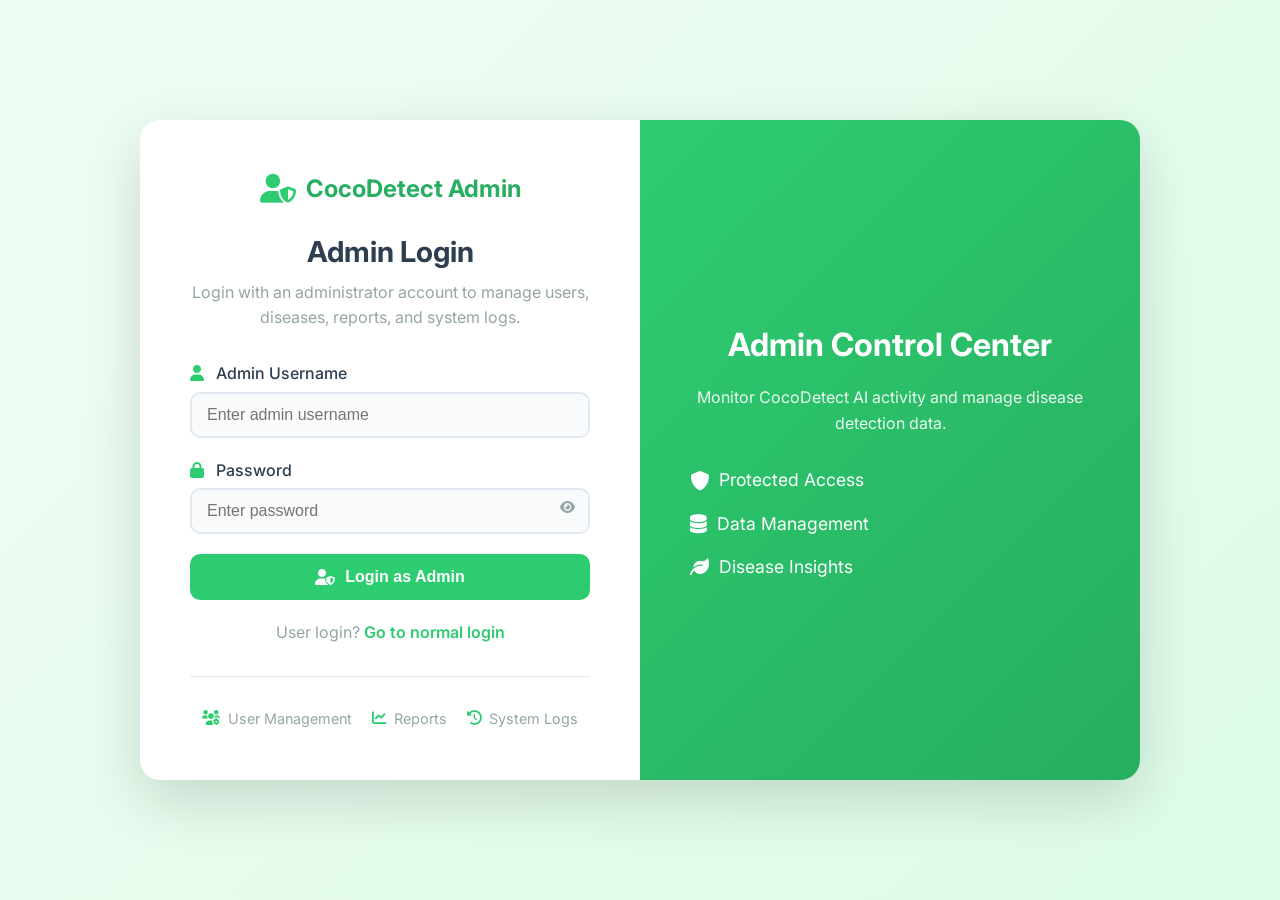
<file: frontend/admin-login.html>
<!DOCTYPE html>
<html lang="en">
<head>
    <meta charset="UTF-8">
    <meta name="viewport" content="width=device-width, initial-scale=1.0">
    <title>Admin Login - CocoDetect AI</title>
    <link rel="stylesheet" href="css/style.css">
    <link href="https://cdnjs.cloudflare.com/ajax/libs/font-awesome/6.0.0/css/all.min.css" rel="stylesheet">
    <link href="https://fonts.googleapis.com/css2?family=Inter:wght@300;400;500;600;700;800&display=swap" rel="stylesheet">
</head>
<body class="auth-page">
    <div class="auth-container">
        <div class="auth-card">
            <div class="auth-header">
                <div class="auth-logo">
                    <i class="fas fa-user-shield"></i>
                    <span>CocoDetect Admin</span>
                </div>
                <h2>Admin Login</h2>
                <p>Login with an administrator account to manage users, diseases, reports, and system logs.</p>
            </div>

            <form id="adminLoginForm" class="auth-form">
                <div class="form-group">
                    <label for="username">
                        <i class="fas fa-user"></i> Admin Username
                    </label>
                    <input type="text" id="username" placeholder="Enter admin username" required autocomplete="username">
                </div>

                <div class="form-group">
                    <label for="password">
                        <i class="fas fa-lock"></i> Password
                    </label>
                    <input type="password" id="password" placeholder="Enter password" required autocomplete="current-password">
                    <button type="button" class="password-toggle" onclick="togglePassword()">
                        <i class="fas fa-eye"></i>
                    </button>
                </div>

                <button type="submit" class="btn-submit">
                    <i class="fas fa-user-shield"></i> Login as Admin
                </button>

                <div id="loginError" class="error-message" style="display: none;"></div>

                <div class="auth-footer">
                    <p>User login? <a href="/login">Go to normal login</a></p>
                </div>
            </form>

            <div class="auth-features">
                <div class="auth-feature">
                    <i class="fas fa-users-cog"></i>
                    <span>User Management</span>
                </div>
                <div class="auth-feature">
                    <i class="fas fa-chart-line"></i>
                    <span>Reports</span>
                </div>
                <div class="auth-feature">
                    <i class="fas fa-history"></i>
                    <span>System Logs</span>
                </div>
            </div>
        </div>

        <div class="auth-image">
            <div class="auth-image-content">
                <h2>Admin Control Center</h2>
                <p>Monitor CocoDetect AI activity and manage disease detection data.</p>
                <div class="auth-image-stats">
                    <div><i class="fas fa-shield-alt"></i> Protected Access</div>
                    <div><i class="fas fa-database"></i> Data Management</div>
                    <div><i class="fas fa-leaf"></i> Disease Insights</div>
                </div>
            </div>
        </div>
    </div>

    <script>
        function togglePassword() {
            const passwordInput = document.getElementById('password');
            const toggleBtn = document.querySelector('.password-toggle i');

            if (passwordInput.type === 'password') {
                passwordInput.type = 'text';
                toggleBtn.classList.remove('fa-eye');
                toggleBtn.classList.add('fa-eye-slash');
            } else {
                passwordInput.type = 'password';
                toggleBtn.classList.remove('fa-eye-slash');
                toggleBtn.classList.add('fa-eye');
            }
        }

        document.getElementById('adminLoginForm').addEventListener('submit', async (e) => {
            e.preventDefault();

            const username = document.getElementById('username').value.trim();
            const password = document.getElementById('password').value;
            const errorDiv = document.getElementById('loginError');

            errorDiv.style.display = 'none';

            try {
                const response = await fetch('/api/admin/login', {
                    method: 'POST',
                    headers: { 'Content-Type': 'application/json' },
                    body: JSON.stringify({ username, password })
                });

                const data = await response.json();

                if (response.ok) {
                    localStorage.setItem('user', JSON.stringify(data));
                    window.location.href = '/admin';
                } else {
                    errorDiv.textContent = data.error || 'Admin login failed. Please try again.';
                    errorDiv.style.display = 'block';
                }
            } catch (error) {
                console.error('Admin login error:', error);
                errorDiv.textContent = 'Could not reach the server. Please start the Flask backend and try again.';
                errorDiv.style.display = 'block';
            }
        });
    </script>
</body>
</html>
</file>
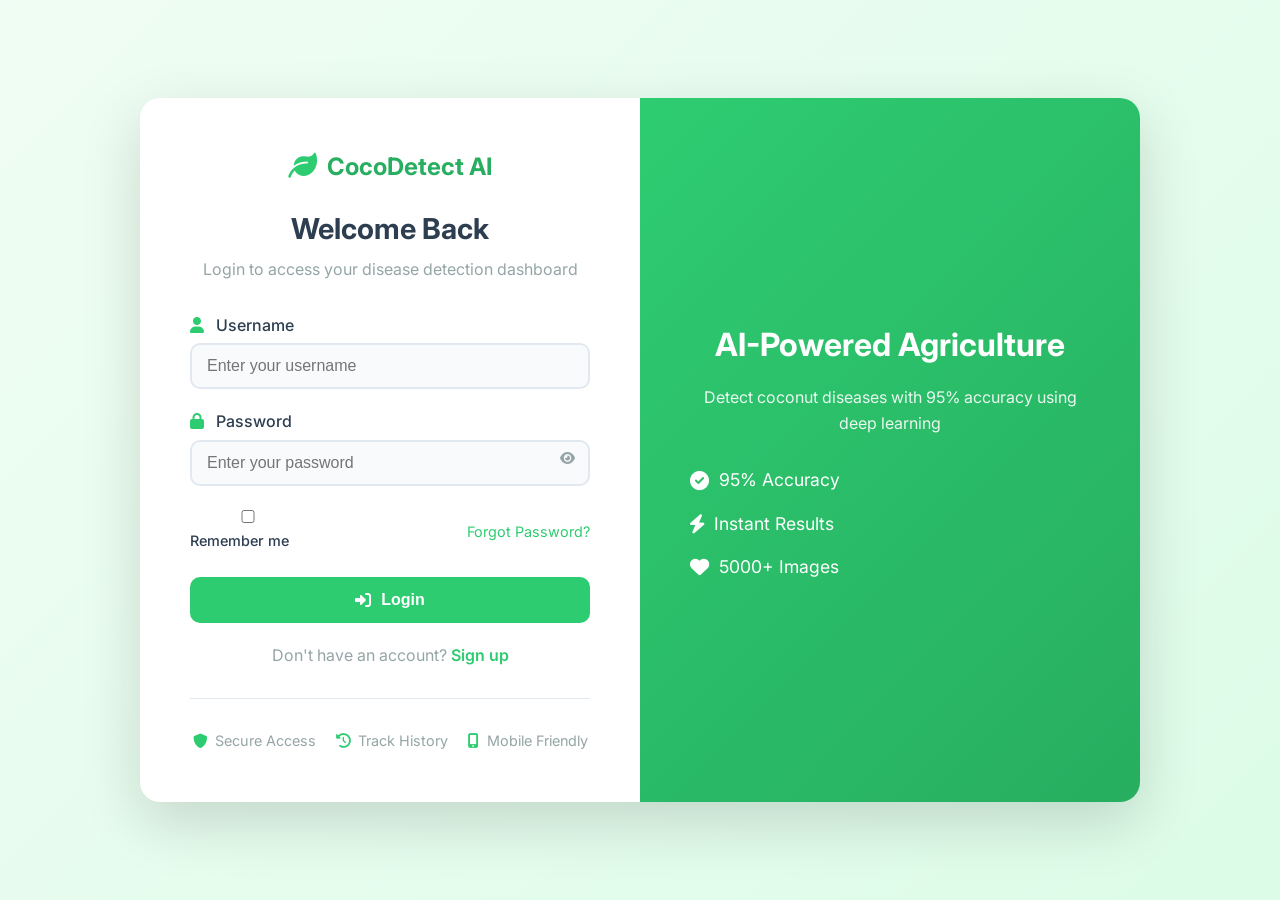
<file: frontend/login.html>
<!DOCTYPE html>
<html lang="en">
<head>
    <meta charset="UTF-8">
    <meta name="viewport" content="width=device-width, initial-scale=1.0">
    <title>Login - CocoDetect AI</title>
    <link rel="stylesheet" href="css/style.css">
    <link href="https://cdnjs.cloudflare.com/ajax/libs/font-awesome/6.0.0/css/all.min.css" rel="stylesheet">
    <link href="https://fonts.googleapis.com/css2?family=Inter:wght@300;400;500;600;700;800&display=swap" rel="stylesheet">
</head>
<body class="auth-page">
    <div class="auth-container">
        <div class="auth-card">
            <div class="auth-header">
                <div class="auth-logo">
                    <i class="fas fa-leaf"></i>
                    <span>CocoDetect AI</span>
                </div>
                <h2>Welcome Back</h2>
                <p>Login to access your disease detection dashboard</p>
            </div>
            
            <form id="loginForm" class="auth-form">
                <div class="form-group">
                    <label for="username">
                        <i class="fas fa-user"></i> Username
                    </label>
                    <input type="text" id="username" placeholder="Enter your username" required>
                </div>
                
                <div class="form-group">
                    <label for="password">
                        <i class="fas fa-lock"></i> Password
                    </label>
                    <input type="password" id="password" placeholder="Enter your password" required>
                    <button type="button" class="password-toggle" onclick="togglePassword()">
                        <i class="fas fa-eye"></i>
                    </button>
                </div>
                
                <div class="form-options">
                    <label class="checkbox-label">
                        <input type="checkbox"> Remember me
                    </label>
                    <a href="#" class="forgot-password">Forgot Password?</a>
                </div>
                
                <button type="submit" class="btn-submit">
                    <i class="fas fa-sign-in-alt"></i> Login
                </button>
                
                <div id="loginError" class="error-message" style="display: none;"></div>
                
                <div class="auth-footer">
                    <p>Don't have an account? <a href="/register">Sign up</a></p>
                </div>
            </form>
            
            <div class="auth-features">
                <div class="auth-feature">
                    <i class="fas fa-shield-alt"></i>
                    <span>Secure Access</span>
                </div>
                <div class="auth-feature">
                    <i class="fas fa-history"></i>
                    <span>Track History</span>
                </div>
                <div class="auth-feature">
                    <i class="fas fa-mobile-alt"></i>
                    <span>Mobile Friendly</span>
                </div>
            </div>
        </div>
        
        <div class="auth-image">
            <div class="auth-image-content">
                <h2>AI-Powered Agriculture</h2>
                <p>Detect coconut diseases with 95% accuracy using deep learning</p>
                <div class="auth-image-stats">
                    <div><i class="fas fa-check-circle"></i> 95% Accuracy</div>
                    <div><i class="fas fa-bolt"></i> Instant Results</div>
                    <div><i class="fas fa-heart"></i> 5000+ Images</div>
                </div>
            </div>
        </div>
    </div>

    <script>
        async function togglePassword() {
            const passwordInput = document.getElementById('password');
            const toggleBtn = document.querySelector('.password-toggle i');
            
            if (passwordInput.type === 'password') {
                passwordInput.type = 'text';
                toggleBtn.classList.remove('fa-eye');
                toggleBtn.classList.add('fa-eye-slash');
            } else {
                passwordInput.type = 'password';
                toggleBtn.classList.remove('fa-eye-slash');
                toggleBtn.classList.add('fa-eye');
            }
        }

        document.getElementById('loginForm').addEventListener('submit', async (e) => {
            e.preventDefault();
            
            const username = document.getElementById('username').value;
            const password = document.getElementById('password').value;
            
            try {
                const response = await fetch('/api/login', {
                    method: 'POST',
                    headers: { 'Content-Type': 'application/json' },
                    body: JSON.stringify({ username, password })
                });
                
                const data = await response.json();
                
                if (response.ok) {
                    // Store user data
                    localStorage.setItem('user', JSON.stringify(data));
                    window.location.href = data.is_admin ? '/admin' : '/dashboard';
                } else {
                    const errorDiv = document.getElementById('loginError');
                    errorDiv.textContent = data.error || 'Login failed. Please try again.';
                    errorDiv.style.display = 'block';
                }
            } catch (error) {
                console.error('Login error:', error);
                const errorDiv = document.getElementById('loginError');
                errorDiv.textContent = 'An error occurred. Please try again.';
                errorDiv.style.display = 'block';
            }
        });
    </script>
</body>
</html>
</file>
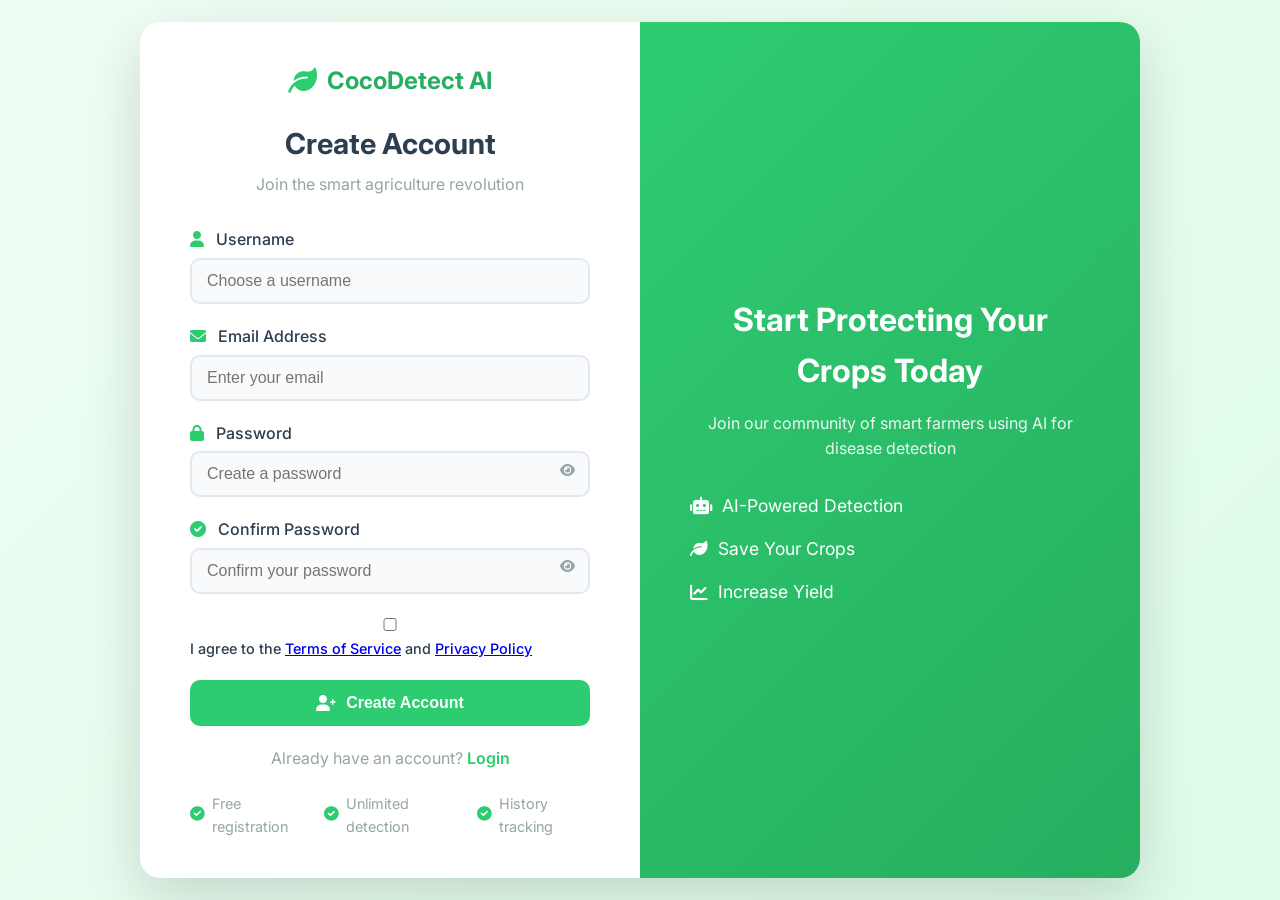
<file: frontend/register.html>
<!DOCTYPE html>
<html lang="en">
<head>
    <meta charset="UTF-8">
    <meta name="viewport" content="width=device-width, initial-scale=1.0">
    <title>Register - CocoDetect AI</title>
    <link rel="stylesheet" href="css/style.css">
    <link href="https://cdnjs.cloudflare.com/ajax/libs/font-awesome/6.0.0/css/all.min.css" rel="stylesheet">
    <link href="https://fonts.googleapis.com/css2?family=Inter:wght@300;400;500;600;700;800&display=swap" rel="stylesheet">
</head>
<body class="auth-page">
    <div class="auth-container">
        <div class="auth-card register-card">
            <div class="auth-header">
                <div class="auth-logo">
                    <i class="fas fa-leaf"></i>
                    <span>CocoDetect AI</span>
                </div>
                <h2>Create Account</h2>
                <p>Join the smart agriculture revolution</p>
            </div>
            
            <form id="registerForm" class="auth-form">
                <div class="form-group">
                    <label for="username">
                        <i class="fas fa-user"></i> Username
                    </label>
                    <input type="text" id="username" placeholder="Choose a username" required>
                </div>
                
                <div class="form-group">
                    <label for="email">
                        <i class="fas fa-envelope"></i> Email Address
                    </label>
                    <input type="email" id="email" placeholder="Enter your email" required>
                </div>
                
                <div class="form-group">
                    <label for="password">
                        <i class="fas fa-lock"></i> Password
                    </label>
                    <input type="password" id="password" placeholder="Create a password" required>
                    <button type="button" class="password-toggle" onclick="togglePassword('password')">
                        <i class="fas fa-eye"></i>
                    </button>
                </div>
                
                <div class="form-group">
                    <label for="confirmPassword">
                        <i class="fas fa-check-circle"></i> Confirm Password
                    </label>
                    <input type="password" id="confirmPassword" placeholder="Confirm your password" required>
                    <button type="button" class="password-toggle" onclick="togglePassword('confirmPassword')">
                        <i class="fas fa-eye"></i>
                    </button>
                </div>
                
                <div class="form-group">
                    <label class="checkbox-label">
                        <input type="checkbox" required>
                        I agree to the <a href="#">Terms of Service</a> and <a href="#">Privacy Policy</a>
                    </label>
                </div>
                
                <button type="submit" class="btn-submit">
                    <i class="fas fa-user-plus"></i> Create Account
                </button>
                
                <div id="registerError" class="error-message" style="display: none;"></div>
                <div id="registerSuccess" class="success-message" style="display: none;"></div>
                
                <div class="auth-footer">
                    <p>Already have an account? <a href="/login">Login</a></p>
                </div>
            </form>
            
            <div class="auth-benefits">
                <div class="benefit">
                    <i class="fas fa-check-circle"></i>
                    <span>Free registration</span>
                </div>
                <div class="benefit">
                    <i class="fas fa-check-circle"></i>
                    <span>Unlimited detection</span>
                </div>
                <div class="benefit">
                    <i class="fas fa-check-circle"></i>
                    <span>History tracking</span>
                </div>
            </div>
        </div>
        
        <div class="auth-image register-image">
            <div class="auth-image-content">
                <h2>Start Protecting Your Crops Today</h2>
                <p>Join our community of smart farmers using AI for disease detection</p>
                <div class="auth-image-features">
                    <div><i class="fas fa-robot"></i> AI-Powered Detection</div>
                    <div><i class="fas fa-leaf"></i> Save Your Crops</div>
                    <div><i class="fas fa-chart-line"></i> Increase Yield</div>
                </div>
            </div>
        </div>
    </div>

    <script>
        function togglePassword(fieldId) {
            const passwordInput = document.getElementById(fieldId);
            const toggleBtn = passwordInput.parentElement.querySelector('.password-toggle i');
            
            if (passwordInput.type === 'password') {
                passwordInput.type = 'text';
                toggleBtn.classList.remove('fa-eye');
                toggleBtn.classList.add('fa-eye-slash');
            } else {
                passwordInput.type = 'password';
                toggleBtn.classList.remove('fa-eye-slash');
                toggleBtn.classList.add('fa-eye');
            }
        }

        document.getElementById('registerForm').addEventListener('submit', async (e) => {
            e.preventDefault();
            
            const username = document.getElementById('username').value;
            const email = document.getElementById('email').value;
            const password = document.getElementById('password').value;
            const confirmPassword = document.getElementById('confirmPassword').value;
            
            // Clear previous messages
            document.getElementById('registerError').style.display = 'none';
            document.getElementById('registerSuccess').style.display = 'none';
            
            if (password !== confirmPassword) {
                const errorDiv = document.getElementById('registerError');
                errorDiv.textContent = 'Passwords do not match';
                errorDiv.style.display = 'block';
                return;
            }
            
            if (password.length < 6) {
                const errorDiv = document.getElementById('registerError');
                errorDiv.textContent = 'Password must be at least 6 characters';
                errorDiv.style.display = 'block';
                return;
            }
            
            try {
                const response = await fetch('/api/register', {
                    method: 'POST',
                    headers: { 'Content-Type': 'application/json' },
                    body: JSON.stringify({
                        username,
                        email,
                        password,
                        confirm_password: confirmPassword
                    })
                });
                
                const data = await response.json();
                
                if (response.ok) {
                    const successDiv = document.getElementById('registerSuccess');
                    successDiv.textContent = 'Registration successful! Redirecting to login...';
                    successDiv.style.display = 'block';
                    
                    setTimeout(() => {
                        window.location.href = '/login';
                    }, 2000);
                } else {
                    const errorDiv = document.getElementById('registerError');
                    errorDiv.textContent = data.error || 'Registration failed. Please try again.';
                    errorDiv.style.display = 'block';
                }
            } catch (error) {
                console.error('Registration error:', error);
                const errorDiv = document.getElementById('registerError');
                errorDiv.textContent = 'An error occurred. Please try again.';
                errorDiv.style.display = 'block';
            }
        });
    </script>
</body>
</html>
</file>
<file: frontend/css/style.css>
* {
    margin: 0;
    padding: 0;
    box-sizing: border-box;
}

:root {
    --primary: #2ecc71;
    --primary-dark: #27ae60;
    --primary-light: #82e0aa;
    --secondary: #3498db;
    --accent: #e74c3c;
    --dark: #2c3e50;
    --light: #ecf0f1;
    --gray: #95a5a6;
    --white: #ffffff;
    --shadow: 0 10px 30px rgba(0, 0, 0, 0.1);
    --shadow-hover: 0 15px 40px rgba(0, 0, 0, 0.15);
    --radius: 15px;
    --transition: all 0.3s ease;
}

body {
    font-family: 'Inter', sans-serif;
    line-height: 1.6;
    color: var(--dark);
    overflow-x: hidden;
}

.container {
    max-width: 1200px;
    margin: 0 auto;
    padding: 0 20px;
}

/* Navigation */
.navbar {
    position: fixed;
    top: 0;
    left: 0;
    right: 0;
    z-index: 1000;
    background: rgba(255, 255, 255, 0.95);
    backdrop-filter: blur(10px);
    box-shadow: 0 2px 10px rgba(0, 0, 0, 0.1);
    padding: 15px 0;
    transition: var(--transition);
}

.navbar .container {
    display: flex;
    justify-content: space-between;
    align-items: center;
}

.nav-brand {
    display: flex;
    align-items: center;
    font-size: 1.5rem;
    font-weight: 700;
    color: var(--primary-dark);
    gap: 10px;
}

.nav-brand i {
    font-size: 1.8rem;
    color: var(--primary);
}

.nav-links {
    display: flex;
    align-items: center;
    gap: 30px;
}

.nav-links a {
    text-decoration: none;
    color: var(--dark);
    font-weight: 500;
    transition: var(--transition);
    position: relative;
}

.nav-links a:hover,
.nav-links a.active {
    color: var(--primary);
}

.nav-links a::after {
    content: '';
    position: absolute;
    bottom: -5px;
    left: 0;
    width: 0;
    height: 2px;
    background: var(--primary);
    transition: var(--transition);
}

.nav-links a:hover::after,
.nav-links a.active::after {
    width: 100%;
}

.nav-btn {
    background: var(--primary);
    color: var(--white) !important;
    padding: 8px 20px;
    border-radius: 25px;
    transition: var(--transition);
}

.nav-btn:hover {
    background: var(--primary-dark);
    transform: translateY(-2px);
}

.mobile-menu-btn {
    display: none;
    background: none;
    border: none;
    font-size: 1.5rem;
    color: var(--dark);
    cursor: pointer;
}

/* Hero Section */
.hero {
    padding-top: 100px;
    min-height: 100vh;
    display: flex;
    align-items: center;
    position: relative;
    overflow: hidden;
    background: linear-gradient(135deg, #f0fdf4 0%, #dcfce7 100%);
}

.hero-content {
    display: grid;
    grid-template-columns: 1fr 1fr;
    gap: 60px;
    align-items: center;
}

.hero-text {
    position: relative;
    z-index: 2;
}

.hero-badge {
    display: inline-flex;
    align-items: center;
    gap: 8px;
    background: var(--primary);
    color: var(--white);
    padding: 8px 16px;
    border-radius: 50px;
    font-size: 0.9rem;
    font-weight: 500;
    margin-bottom: 20px;
}

.hero-text h1 {
    font-size: 3.5rem;
    font-weight: 800;
    line-height: 1.1;
    margin-bottom: 20px;
}

.hero-text h1 span {
    color: var(--primary);
}

.hero-text p {
    font-size: 1.2rem;
    color: var(--gray);
    margin-bottom: 30px;
    max-width: 500px;
}

.hero-buttons {
    display: flex;
    gap: 15px;
    margin-bottom: 40px;
}

.btn-primary {
    display: inline-flex;
    align-items: center;
    gap: 10px;
    padding: 14px 30px;
    background: var(--primary);
    color: var(--white);
    border: none;
    border-radius: 50px;
    font-size: 1rem;
    font-weight: 600;
    cursor: pointer;
    transition: var(--transition);
    text-decoration: none;
}

.btn-primary:hover {
    background: var(--primary-dark);
    transform: translateY(-3px);
    box-shadow: 0 10px 30px rgba(46, 204, 113, 0.3);
}

.btn-secondary {
    display: inline-flex;
    align-items: center;
    gap: 10px;
    padding: 14px 30px;
    background: var(--white);
    color: var(--dark);
    border: 2px solid var(--primary);
    border-radius: 50px;
    font-size: 1rem;
    font-weight: 600;
    cursor: pointer;
    transition: var(--transition);
    text-decoration: none;
}

.btn-secondary:hover {
    background: var(--primary);
    color: var(--white);
    transform: translateY(-3px);
}

.hero-stats {
    display: flex;
    gap: 40px;
}

.stat {
    display: flex;
    flex-direction: column;
}

.stat-number {
    font-size: 2rem;
    font-weight: 800;
    color: var(--dark);
}

.stat-label {
    font-size: 0.9rem;
    color: var(--gray);
}

.hero-image {
    position: relative;
    z-index: 2;
}

.image-container {
    position: relative;
    border-radius: var(--radius);
    overflow: hidden;
    box-shadow: var(--shadow);
}

.main-image {
    width: 100%;
    height: auto;
    display: block;
}

.floating-card {
    position: absolute;
    background: var(--white);
    padding: 12px 20px;
    border-radius: 12px;
    box-shadow: var(--shadow);
    display: flex;
    align-items: center;
    gap: 10px;
    animation: float 3s ease-in-out infinite;
}

.floating-card i {
    font-size: 1.2rem;
}

.card-1 {
    top: 20%;
    left: -30px;
    animation-delay: 0s;
}

.card-2 {
    bottom: 20%;
    right: -30px;
    animation-delay: 1s;
}

.card-3 {
    top: 10%;
    right: -20px;
    animation-delay: 2s;
}

@keyframes float {
    0%, 100% { transform: translateY(0); }
    50% { transform: translateY(-15px); }
}

/* Shapes */
.hero-shapes {
    position: absolute;
    top: 0;
    left: 0;
    width: 100%;
    height: 100%;
    pointer-events: none;
    overflow: hidden;
}

.shape {
    position: absolute;
    border-radius: 50%;
    opacity: 0.1;
}

.shape-1 {
    width: 400px;
    height: 400px;
    background: var(--primary);
    top: -100px;
    right: -100px;
}

.shape-2 {
    width: 300px;
    height: 300px;
    background: var(--secondary);
    bottom: -50px;
    left: -50px;
}

.shape-3 {
    width: 200px;
    height: 200px;
    background: var(--accent);
    top: 50%;
    left: 50%;
    transform: translate(-50%, -50%);
}

/* Features Section */
.features {
    padding: 100px 0;
    background: var(--white);
}

.section-header {
    text-align: center;
    max-width: 700px;
    margin: 0 auto 60px;
}

.section-tag {
    display: inline-block;
    padding: 6px 16px;
    background: var(--primary-light);
    color: var(--primary-dark);
    border-radius: 50px;
    font-size: 0.85rem;
    font-weight: 600;
    margin-bottom: 15px;
}

.section-header h2 {
    font-size: 2.5rem;
    font-weight: 800;
    margin-bottom: 15px;
}

.section-header p {
    color: var(--gray);
    font-size: 1.1rem;
}

.features-grid {
    display: grid;
    grid-template-columns: repeat(3, 1fr);
    gap: 30px;
}

.feature-card {
    background: var(--white);
    padding: 30px;
    border-radius: var(--radius);
    box-shadow: var(--shadow);
    transition: var(--transition);
    position: relative;
    overflow: hidden;
}

.feature-card:hover {
    transform: translateY(-5px);
    box-shadow: var(--shadow-hover);
}

.feature-icon {
    width: 60px;
    height: 60px;
    background: var(--primary-light);
    border-radius: 12px;
    display: flex;
    align-items: center;
    justify-content: center;
    font-size: 1.5rem;
    color: var(--primary-dark);
    margin-bottom: 20px;
}

.feature-card h3 {
    font-size: 1.2rem;
    margin-bottom: 10px;
}

.feature-card p {
    color: var(--gray);
    margin-bottom: 15px;
}

.feature-badge {
    display: inline-block;
    padding: 4px 12px;
    background: var(--light);
    border-radius: 50px;
    font-size: 0.75rem;
    font-weight: 600;
    color: var(--dark);
}

/* Diseases Section */
.diseases {
    padding: 100px 0;
    background: #f8fafc;
}

.diseases-grid {
    display: grid;
    grid-template-columns: repeat(4, 1fr);
    gap: 30px;
}

.disease-card {
    background: var(--white);
    border-radius: var(--radius);
    overflow: hidden;
    box-shadow: var(--shadow);
    transition: var(--transition);
}

.disease-card:hover {
    transform: translateY(-5px);
    box-shadow: var(--shadow-hover);
}

.disease-image {
    height: 200px;
    overflow: hidden;
}

.disease-image img {
    width: 100%;
    height: 100%;
    object-fit: cover;
    transition: var(--transition);
}

.disease-card:hover .disease-image img {
    transform: scale(1.1);
}

.disease-info {
    padding: 20px;
}

.disease-info h3 {
    font-size: 1.1rem;
    margin-bottom: 5px;
}

.disease-info p {
    font-size: 0.9rem;
    color: var(--gray);
    margin-bottom: 10px;
}

.disease-tag {
    display: inline-block;
    padding: 4px 12px;
    border-radius: 50px;
    font-size: 0.75rem;
    font-weight: 600;
}

.disease-card.bud-rot .disease-tag {
    background: #fef3c7;
    color: #92400e;
}

.disease-card.leaf-blight .disease-tag {
    background: #fce4ec;
    color: #c62828;
}

.disease-card.stem-bleeding .disease-tag {
    background: #fff3e0;
    color: #e65100;
}

.disease-card.root-wilt .disease-tag {
    background: #e3f2fd;
    color: #0d47a1;
}

/* How It Works */
.how-it-works {
    padding: 100px 0;
    background: var(--white);
}

.steps {
    display: flex;
    align-items: center;
    justify-content: center;
    gap: 20px;
}

.step {
    text-align: center;
    flex: 1;
    position: relative;
}

.step-number {
    width: 40px;
    height: 40px;
    background: var(--primary);
    color: var(--white);
    border-radius: 50%;
    display: flex;
    align-items: center;
    justify-content: center;
    font-weight: 700;
    margin: 0 auto 15px;
}

.step-icon {
    width: 70px;
    height: 70px;
    background: var(--primary-light);
    border-radius: 50%;
    display: flex;
    align-items: center;
    justify-content: center;
    font-size: 1.8rem;
    color: var(--primary-dark);
    margin: 0 auto 20px;
}

.step h3 {
    font-size: 1.1rem;
    margin-bottom: 10px;
}

.step p {
    color: var(--gray);
    font-size: 0.95rem;
}

.step-arrow {
    font-size: 1.5rem;
    color: var(--gray);
}

/* CTA Section */
.cta {
    padding: 80px 0;
    background: linear-gradient(135deg, var(--primary), var(--primary-dark));
    color: var(--white);
}

.cta-content {
    text-align: center;
}

.cta-content h2 {
    font-size: 2.5rem;
    margin-bottom: 15px;
}

.cta-content p {
    font-size: 1.1rem;
    opacity: 0.9;
    margin-bottom: 30px;
}

.cta-buttons {
    display: flex;
    gap: 15px;
    justify-content: center;
}

.cta-buttons .btn-primary {
    background: var(--white);
    color: var(--primary-dark);
}

.cta-buttons .btn-primary:hover {
    background: var(--light);
    box-shadow: 0 10px 30px rgba(0, 0, 0, 0.2);
}

.cta-buttons .btn-secondary {
    background: transparent;
    color: var(--white);
    border-color: var(--white);
}

.cta-buttons .btn-secondary:hover {
    background: var(--white);
    color: var(--primary-dark);
}

/* Footer */
.footer {
    background: var(--dark);
    color: var(--white);
    padding: 60px 0 20px;
}

.footer-content {
    display: grid;
    grid-template-columns: 2fr 1fr 1fr 1fr;
    gap: 40px;
    margin-bottom: 40px;
}

.footer-brand {
    display: flex;
    align-items: center;
    gap: 10px;
    font-size: 1.5rem;
    font-weight: 700;
    margin-bottom: 15px;
}

.footer-brand i {
    color: var(--primary);
}

.footer-section p {
    color: var(--gray);
    margin-bottom: 15px;
}

.social-links {
    display: flex;
    gap: 15px;
}

.social-links a {
    width: 40px;
    height: 40px;
    background: rgba(255, 255, 255, 0.1);
    border-radius: 50%;
    display: flex;
    align-items: center;
    justify-content: center;
    color: var(--white);
    transition: var(--transition);
}

.social-links a:hover {
    background: var(--primary);
    transform: translateY(-3px);
}

.footer-section h4 {
    margin-bottom: 15px;
    font-size: 1.1rem;
}

.footer-section a {
    display: block;
    color: var(--gray);
    text-decoration: none;
    margin-bottom: 10px;
    transition: var(--transition);
}

.footer-section a:hover {
    color: var(--primary);
}

.footer-bottom {
    border-top: 1px solid rgba(255, 255, 255, 0.1);
    padding-top: 20px;
    text-align: center;
    color: var(--gray);
    font-size: 0.9rem;
}

/* Auth Pages */
.auth-page {
    min-height: 100vh;
    display: flex;
    align-items: center;
    justify-content: center;
    background: linear-gradient(135deg, #f0fdf4, #dcfce7);
}

.auth-container {
    display: grid;
    grid-template-columns: 1fr 1fr;
    max-width: 1000px;
    width: 100%;
    background: var(--white);
    border-radius: 20px;
    overflow: hidden;
    box-shadow: 0 20px 60px rgba(0, 0, 0, 0.15);
}

.auth-card {
    padding: 50px;
}

.register-card {
    padding: 40px 50px;
}

.auth-header {
    text-align: center;
    margin-bottom: 30px;
}

.auth-logo {
    display: inline-flex;
    align-items: center;
    gap: 10px;
    font-size: 1.5rem;
    font-weight: 700;
    color: var(--primary-dark);
    margin-bottom: 20px;
}

.auth-logo i {
    font-size: 1.8rem;
    color: var(--primary);
}

.auth-header h2 {
    font-size: 1.8rem;
    font-weight: 700;
    margin-bottom: 5px;
}

.auth-header p {
    color: var(--gray);
}

.auth-form .form-group {
    margin-bottom: 20px;
    position: relative;
}

.auth-form label {
    display: block;
    font-weight: 500;
    margin-bottom: 5px;
}

.auth-form label i {
    margin-right: 8px;
    color: var(--primary);
}

.auth-form input {
    width: 100%;
    padding: 12px 15px;
    border: 2px solid #e2e8f0;
    border-radius: 10px;
    font-size: 1rem;
    transition: var(--transition);
    background: #f8fafc;
}

.auth-form input:focus {
    border-color: var(--primary);
    outline: none;
    background: var(--white);
}

.password-toggle {
    position: absolute;
    right: 15px;
    top: 42px;
    background: none;
    border: none;
    color: var(--gray);
    cursor: pointer;
}

.form-options {
    display: flex;
    justify-content: space-between;
    align-items: center;
    margin-bottom: 20px;
}

.checkbox-label {
    display: flex;
    align-items: center;
    gap: 8px;
    font-size: 0.9rem;
    cursor: pointer;
}

.forgot-password {
    color: var(--primary);
    text-decoration: none;
    font-size: 0.9rem;
}

.forgot-password:hover {
    text-decoration: underline;
}

.btn-submit {
    width: 100%;
    padding: 14px;
    background: var(--primary);
    color: var(--white);
    border: none;
    border-radius: 10px;
    font-size: 1rem;
    font-weight: 600;
    cursor: pointer;
    transition: var(--transition);
    display: flex;
    align-items: center;
    justify-content: center;
    gap: 10px;
}

.btn-submit:hover {
    background: var(--primary-dark);
    transform: translateY(-2px);
    box-shadow: 0 10px 30px rgba(46, 204, 113, 0.3);
}

.auth-footer {
    text-align: center;
    margin-top: 20px;
    color: var(--gray);
}

.auth-footer a {
    color: var(--primary);
    text-decoration: none;
    font-weight: 600;
}

.auth-footer a:hover {
    text-decoration: underline;
}

.auth-features {
    display: flex;
    justify-content: center;
    gap: 20px;
    margin-top: 30px;
    padding-top: 30px;
    border-top: 1px solid #e2e8f0;
}

.auth-feature {
    display: flex;
    align-items: center;
    gap: 8px;
    color: var(--gray);
    font-size: 0.9rem;
}

.auth-feature i {
    color: var(--primary);
}

.auth-benefits {
    display: flex;
    justify-content: center;
    gap: 20px;
    margin-top: 20px;
}

.benefit {
    display: flex;
    align-items: center;
    gap: 8px;
    color: var(--gray);
    font-size: 0.9rem;
}

.benefit i {
    color: var(--primary);
}

.auth-image {
    display: flex;
    align-items: center;
    justify-content: center;
    padding: 50px;
    background: linear-gradient(135deg, var(--primary), var(--primary-dark));
    color: var(--white);
}

.auth-image-content {
    text-align: center;
}

.auth-image-content h2 {
    font-size: 2rem;
    margin-bottom: 15px;
}

.auth-image-content p {
    opacity: 0.9;
    margin-bottom: 30px;
}

.auth-image-stats {
    display: flex;
    flex-direction: column;
    gap: 15px;
}

.auth-image-stats div {
    display: flex;
    align-items: center;
    gap: 10px;
    font-size: 1.1rem;
}

.auth-image-stats i {
    font-size: 1.2rem;
}

.auth-image-features {
    display: flex;
    flex-direction: column;
    gap: 15px;
    margin-top: 30px;
}

.auth-image-features div {
    display: flex;
    align-items: center;
    gap: 10px;
    font-size: 1.1rem;
}

.register-image {
    background: linear-gradient(135deg, #2ecc71, #27ae60);
}

.error-message {
    background: #fee2e2;
    color: #991b1b;
    padding: 12px;
    border-radius: 10px;
    margin: 15px 0;
    text-align: center;
    font-size: 0.95rem;
}

.success-message {
    background: #dcfce7;
    color: #166534;
    padding: 12px;
    border-radius: 10px;
    margin: 15px 0;
    text-align: center;
    font-size: 0.95rem;
}

/* Responsive */
@media (max-width: 1024px) {
    .hero-content {
        grid-template-columns: 1fr;
        text-align: center;
    }

    .hero-text h1 {
        font-size: 2.8rem;
    }

    .hero-text p {
        margin: 0 auto 30px;
    }

    .hero-buttons {
        justify-content: center;
    }

    .hero-stats {
        justify-content: center;
    }

    .features-grid {
        grid-template-columns: repeat(2, 1fr);
    }

    .diseases-grid {
        grid-template-columns: repeat(2, 1fr);
    }

    .steps {
        flex-direction: column;
    }

    .step-arrow {
        transform: rotate(90deg);
    }

    .footer-content {
        grid-template-columns: 1fr 1fr;
    }

    .auth-container {
        grid-template-columns: 1fr;
        max-width: 500px;
    }

    .auth-image {
        display: none;
    }
}

@media (max-width: 768px) {
    .nav-links {
        display: none;
        flex-direction: column;
        position: absolute;
        top: 100%;
        left: 0;
        right: 0;
        background: var(--white);
        padding: 20px;
        box-shadow: var(--shadow);
    }

    .nav-links.active {
        display: flex;
    }

    .mobile-menu-btn {
        display: block;
    }

    .hero-text h1 {
        font-size: 2.2rem;
    }

    .features-grid {
        grid-template-columns: 1fr;
    }

    .diseases-grid {
        grid-template-columns: 1fr;
    }

    .footer-content {
        grid-template-columns: 1fr;
    }

    .auth-card {
        padding: 30px;
    }

    .register-card {
        padding: 30px;
    }

    .floating-card {
        display: none;
    }

    .hero-stats {
        flex-direction: column;
        gap: 15px;
    }
}
</file>
